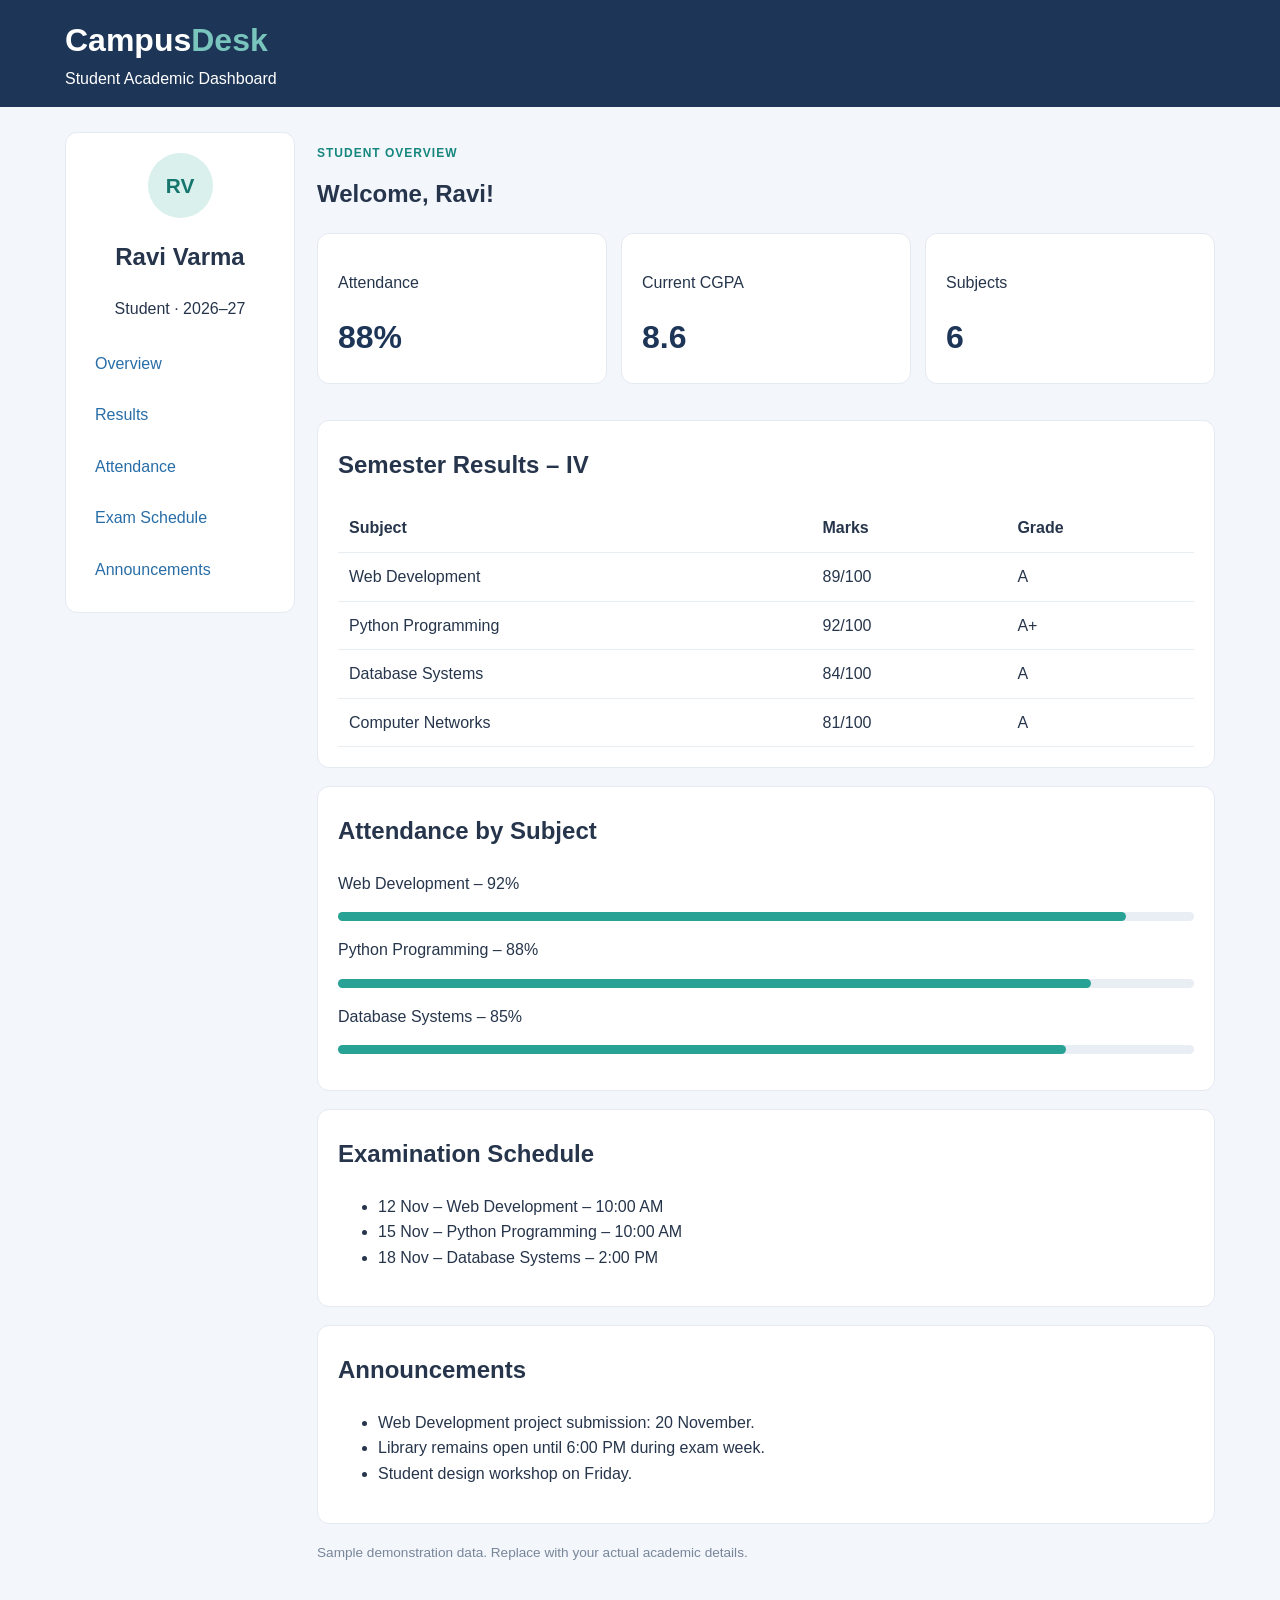
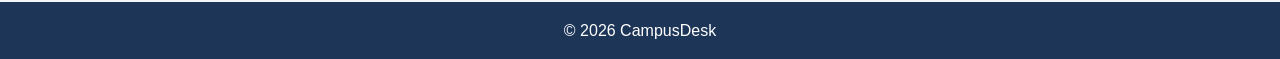
<file: WEB-DEVELOPMENT/02_student_dashboard/index.html>
<!DOCTYPE html>
<html lang="en"><head><meta charset="UTF-8"><meta name="viewport" content="width=device-width, initial-scale=1.0"><title>Student Academic Dashboard</title><link rel="stylesheet" href="style.css"></head>
<body><header class="top"><div class="container"><h1>Campus<span>Desk</span></h1><p>Student Academic Dashboard</p></div></header><main class="container layout"><aside class="sidebar"><div class="avatar">RV</div><h2>Ravi Varma</h2><p>Student · 2026–27</p><nav><a href="#overview">Overview</a><a href="#results">Results</a><a href="#attendance">Attendance</a><a href="#schedule">Exam Schedule</a><a href="#news">Announcements</a></nav></aside>
<div class="content"><section id="overview"><p class="eyebrow">STUDENT OVERVIEW</p><h2>Welcome, Ravi!</h2><div class="stats"><article class="card"><p>Attendance</p><strong>88%</strong></article><article class="card"><p>Current CGPA</p><strong>8.6</strong></article><article class="card"><p>Subjects</p><strong>6</strong></article></div></section>
<section class="card" id="results"><h2>Semester Results – IV</h2><table><tr><th>Subject</th><th>Marks</th><th>Grade</th></tr><tr><td>Web Development</td><td>89/100</td><td>A</td></tr><tr><td>Python Programming</td><td>92/100</td><td>A+</td></tr><tr><td>Database Systems</td><td>84/100</td><td>A</td></tr><tr><td>Computer Networks</td><td>81/100</td><td>A</td></tr></table></section>
<section class="card" id="attendance"><h2>Attendance by Subject</h2><p>Web Development – 92%</p><div class="bar"><span style="width:92%"></span></div><p>Python Programming – 88%</p><div class="bar"><span style="width:88%"></span></div><p>Database Systems – 85%</p><div class="bar"><span style="width:85%"></span></div></section>
<section class="card" id="schedule"><h2>Examination Schedule</h2><ul><li>12 Nov – Web Development – 10:00 AM</li><li>15 Nov – Python Programming – 10:00 AM</li><li>18 Nov – Database Systems – 2:00 PM</li></ul></section><section class="card" id="news"><h2>Announcements</h2><ul><li>Web Development project submission: 20 November.</li><li>Library remains open until 6:00 PM during exam week.</li><li>Student design workshop on Friday.</li></ul></section><p class="note">Sample demonstration data. Replace with your actual academic details.</p></div></main><footer>© 2026 CampusDesk</footer></body></html>
</file>
<file: WEB-DEVELOPMENT/02_student_dashboard/style.css>
*{box-sizing:border-box}html{scroll-behavior:smooth}body{margin:0;background:#f3f6fb;color:#26354b;font-family:Arial,sans-serif;line-height:1.6}.container{width:min(1150px,94%);margin:auto}.top{background:#1d3557;color:white;padding:15px 0}.top h1{margin:0}.top h1 span{color:#79c4bd}.top p{margin:0}.layout{display:grid;grid-template-columns:230px 1fr;gap:22px;padding:25px 0}.sidebar,.card{background:white;border:1px solid #e4eaf2;border-radius:12px;padding:20px;height:max-content}.sidebar{text-align:center}.avatar{width:65px;height:65px;margin:auto;border-radius:50%;background:#d9f0ec;color:#16766e;display:grid;place-items:center;font-weight:bold;font-size:1.3rem}.sidebar nav{display:grid;gap:8px;margin-top:20px;text-align:left}.sidebar nav a{padding:9px;color:#286da7;text-decoration:none;border-radius:6px}.sidebar nav a:hover{background:#eaf5f4}.eyebrow{color:#16877e;font-size:.75rem;font-weight:bold;letter-spacing:1px}.stats{display:grid;grid-template-columns:repeat(3,1fr);gap:14px;margin:18px 0}.stats strong{font-size:2rem;color:#1d3557}.card{margin-bottom:18px}.content h2{margin-top:5px}table{width:100%;border-collapse:collapse;text-align:left}td,th{padding:11px;border-bottom:1px solid #e8edf2}.bar{height:9px;background:#e9eef4;border-radius:12px;margin:8px 0 16px}.bar span{display:block;height:100%;background:#28a294;border-radius:12px}.note{color:#78869a;font-size:.85rem}footer{text-align:center;background:#1d3557;color:white;padding:16px}@media(max-width:750px){.layout{grid-template-columns:1fr}.stats{grid-template-columns:1fr}.sidebar nav{grid-template-columns:1fr 1fr}}
</file>
